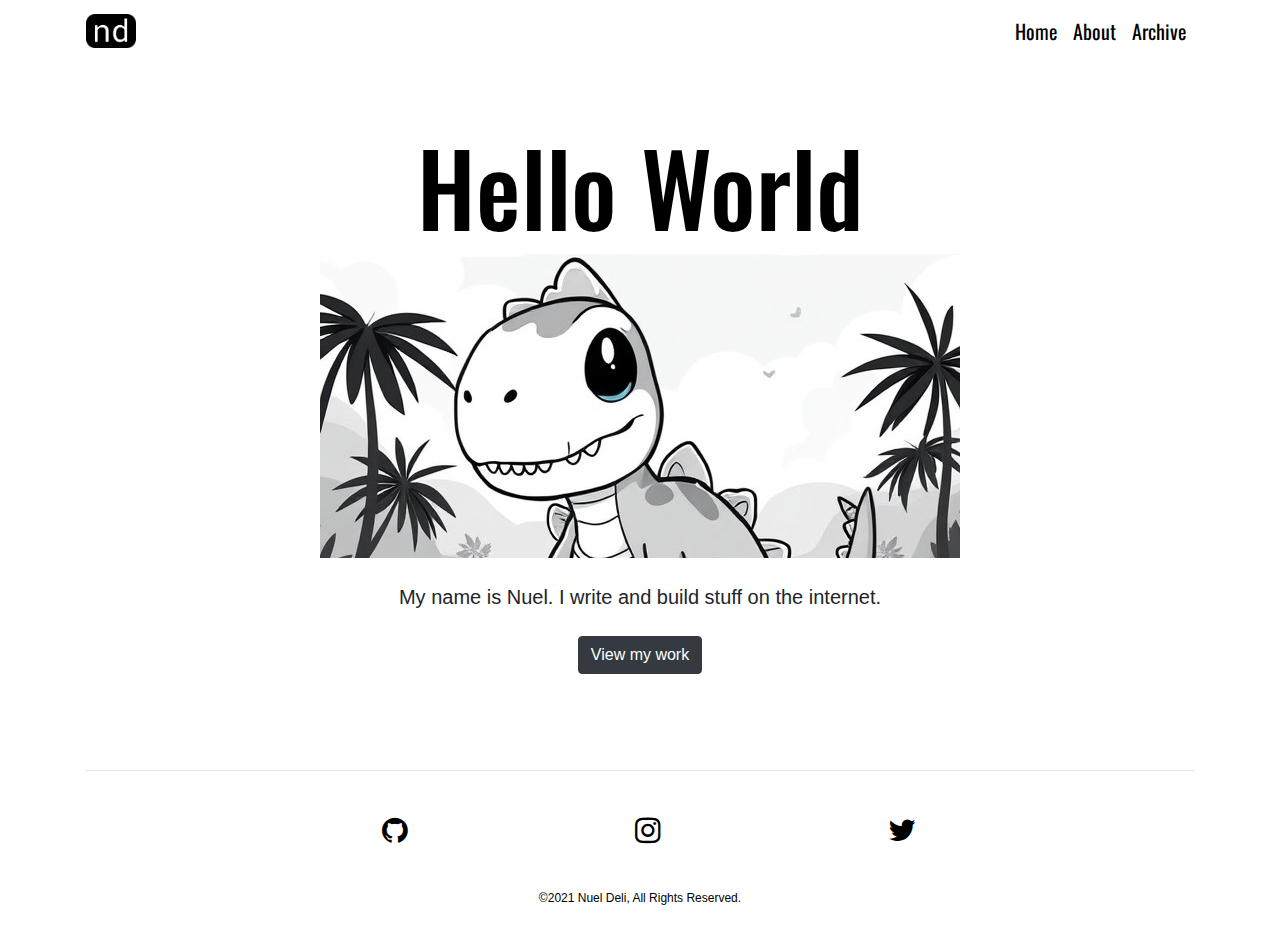
<file: index.html>
<!DOCTYPE html>
<html lang="en" dir="ltr">
<head>
	<meta charset="utf-8">
	<meta name="viewport" content="width=device-width, initial-scale=1.0">
	<meta http-equiv="X-UA-Compatible" content="IE=edge">
	<meta name="descriptions" content="">
	<meta name="keywords" content="">
	<link rel="stylesheet" href="https://stackpath.bootstrapcdn.com/bootstrap/4.3.1/css/bootstrap.min.css" integrity="sha384-ggOyR0iXCbMQv3Xipma34MD+dH/1fQ784/j6cY/iJTQUOhcWr7x9JvoRxT2MZw1T" crossorigin="anonymous">
	<link rel="preconnect" href="https://fonts.gstatic.com">
	<!-- Google font -->
	<link href="https://fonts.googleapis.com/css?family=Oswald|Quattrocento" rel="stylesheet">
	<!-- End google font -->
	<!-- Icon -->
	<link rel="stylesheet" href="https://cdnjs.cloudflare.com/ajax/libs/font-awesome/4.7.0/css/font-awesome.min.css">
	<!-- End icon -->
	<link rel="icon" href="path/to/favicon.ico">
	<link rel="stylesheet" type="text/css" href="css/main.css"> <!-- Updated with direct path -->
	<title>ND</title>
</head>
<body>
	<nav class="navbar container navbar-expand-lg navbar-custom">
		<a class="navbar-brand" id="navbar-name" href="index.html">
			<img class="navbar-logo-img" src="img/nd-logo.png"> <!-- Updated with direct path -->
		</a>
		<button class="navbar-toggler" type="button" data-toggle="collapse" data-target="#navbarNav" aria-controls="navbarNav" aria-expanded="false" aria-label="Toggle navigation">
			<span class="navbar-toggler-icon"></span>
		</button>
		<div class="collapse navbar-collapse" id="navbarNav">
			<ul class="navbar-nav ml-auto">
				<li class="nav-item">
					<a class="nav-link" href="index.html">Home</a>
				</li>
				<li class="nav-item">
					<a class="nav-link" href="about.html">About</a>
				</li>
				<li class="nav-item">
					<a class="nav-link" href="index-blog.html">Archive</a>
				</li>
			</ul>
		</div>
	</nav>

	<div class="container">
		<div class="jumbotron jumbotron-fluid text-center">
			<h1>Hello World</h1>
			<img src="img/hero-image.jpg" alt="Hero Image" class="img-fluid mb-4" style="max-width: 100%; height: auto;">
			<p class="custom-div mb-4">My name is Nuel. I write and build stuff on the internet.</p>
			<a href="index-blog.html">
				<button class="btn btn-dark">View my work</button>
			</a>
		</div>
		<hr>
	</div>

	<footer class="footer text-center p-2">
		<div class="custom-div row mb-4">
			<div class="col-4">
				<a class="fa fa-github" href="https://github.com/nueldeli" target="_blank"></a>
			</div>
			<div class="col-4">
				<a class="fa fa-instagram" href="#"></a>
			</div>
			<div class="col-4">
				<a class="fa fa-twitter" href="#"></a>
			</div>
		</div>
		<p>&copy;2021 Nuel Deli, All Rights Reserved.</p> 
	</footer>
	<script src="https://code.jquery.com/jquery-3.3.1.slim.min.js" integrity="sha384-q8i/X+965DzO0rT7abK41JStQIAqVgRVzpbzo5smXKp4YfRvH+8abtTE1Pi6jizo" crossorigin="anonymous"></script>
	<script src="https://cdnjs.cloudflare.com/ajax/libs/popper.js/1.14.7/umd/popper.min.js" integrity="sha384-UO2eT0CpHqdSJQ6hJty5KVphtPhzWj9WO1clHTMGa3JDZwrnQq4sF86dIHNDz0W1" crossorigin="anonymous"></script>
	<script src="https://stackpath.bootstrapcdn.com/bootstrap/4.3.1/js/bootstrap.min.js" integrity="sha384-JjSmVgyd0p3pXB1rRibZUAYoIIy6OrQ6VrjIEaFf/nJGzIxFDsf4x0xIM+B07jRM" crossorigin="anonymous"></script>
</body>
</html>
</file>
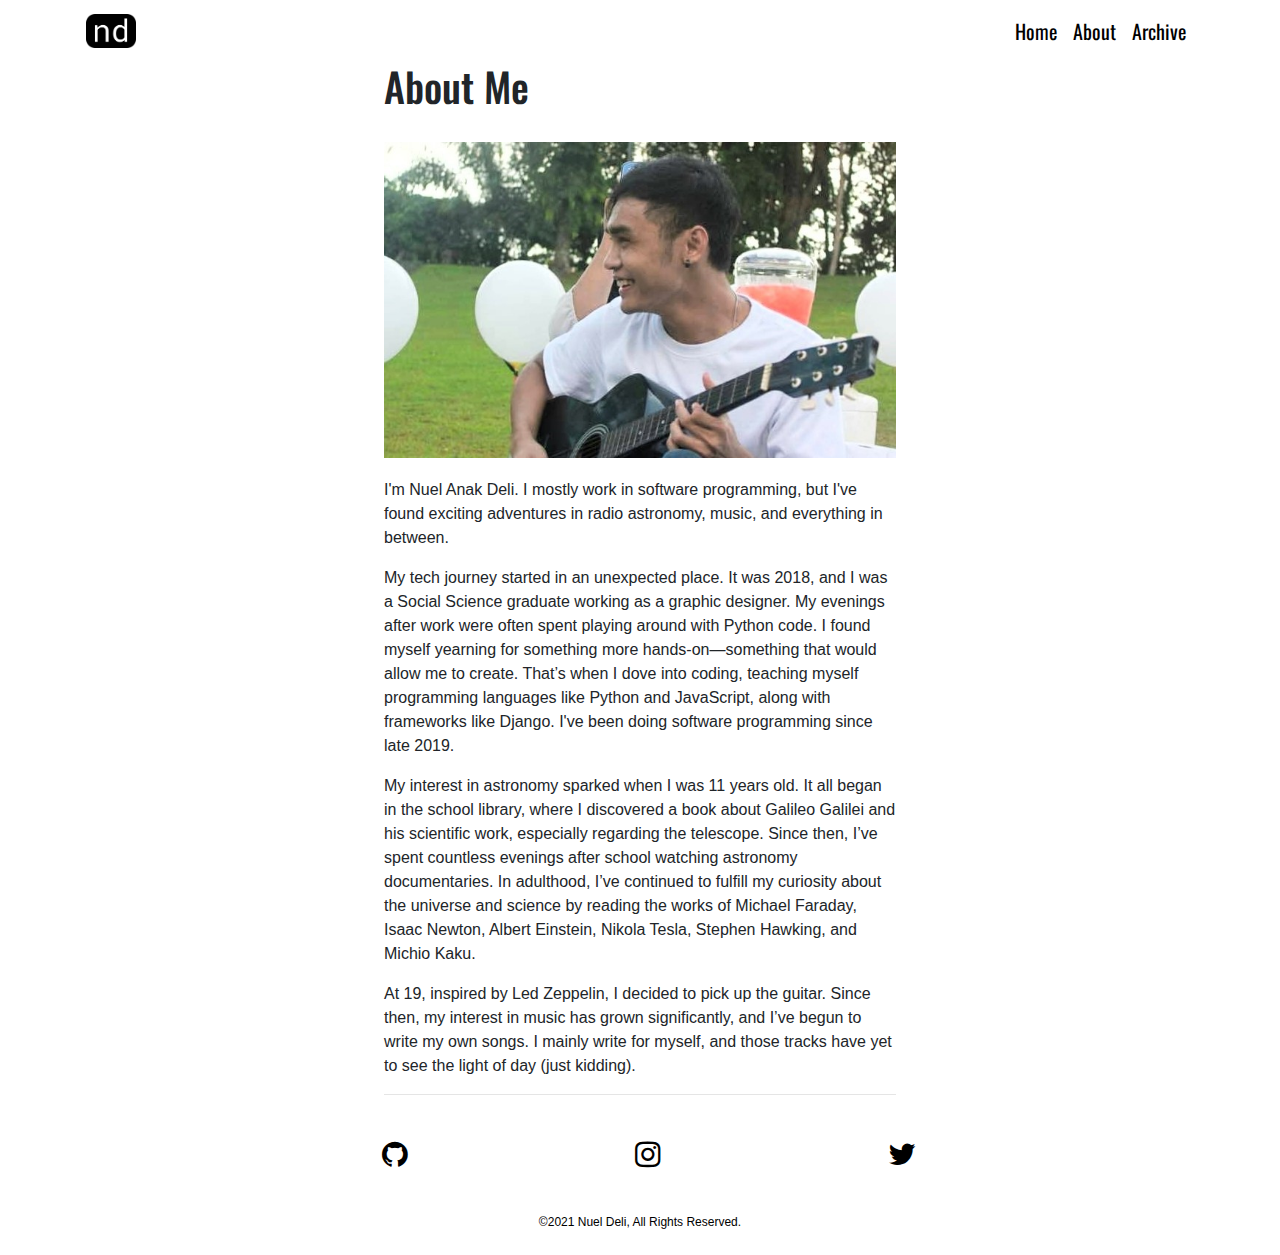
<file: about.html>
<!DOCTYPE html>
<html lang="en" dir="ltr">
<head>
	<meta charset="utf-8">
	<meta name="viewport" content="width=device-width, initial-scale=1.0">
	<meta http-equiv="X-UA-Compatible" content="IE=edge">
	<meta name="descriptions" content="">
	<meta name="keywords" content="">
	<link rel="stylesheet" href="https://stackpath.bootstrapcdn.com/bootstrap/4.3.1/css/bootstrap.min.css" integrity="sha384-ggOyR0iXCbMQv3Xipma34MD+dH/1fQ784/j6cY/iJTQUOhcWr7x9JvoRxT2MZw1T" crossorigin="anonymous">
	<link rel="preconnect" href="https://fonts.gstatic.com">
	<!-- Google font -->
	<link href="https://fonts.googleapis.com/css?family=Oswald|Quattrocento" rel="stylesheet">
	<!-- End google font -->
	<!-- Icon -->
	<link rel="stylesheet" href="https://cdnjs.cloudflare.com/ajax/libs/font-awesome/4.7.0/css/font-awesome.min.css">
	<!-- End icon -->
	<link rel="icon" href="path/to/favicon.ico">
	<link rel="stylesheet" type="text/css" href="css/main.css"> <!-- Updated with direct path -->
	<title>ND</title>
</head>
<body>

	<nav class="navbar container navbar-expand-lg navbar-custom">
		<a class="navbar-brand" id="navbar-name" href="index.html">
			<img class="navbar-logo-img" src="img/nd-logo.png"> <!-- Updated with direct path -->
		</a>
		<button class="navbar-toggler" type="button" data-toggle="collapse" data-target="#navbarNav" aria-controls="navbarNav" aria-expanded="false" aria-label="Toggle navigation">
			<span class="navbar-toggler-icon"></span>
		</button>
		<div class="collapse navbar-collapse" id="navbarNav">
			<ul class="navbar-nav ml-auto">
				<li class="nav-item">
					<a class="nav-link" href="index.html">Home</a>
				</li>
				<li class="nav-item">
					<a class="nav-link" href="about.html">About</a>
				</li>
				<li class="nav-item">
					<a class="nav-link" href="index-blog.html">Archive</a>
				</li>
			</ul>
		</div>
	</nav>

	<div class="custom-div-small"> <!-- Added text-center class for centering -->
	    <h1>About Me</h1>
	    <br>
	    <img class="img-fluid" src="img/about-me.jpg" alt="About Me" style="max-width: 100%; height: auto; margin-bottom: 20px;"> <!-- Added alt text for accessibility -->
	    <br>
	    <p>I'm Nuel Anak Deli. I mostly work in software programming, but I've found exciting adventures in radio astronomy, music, and everything in between.</p> 

	    <p>My tech journey started in an unexpected place. It was 2018, and I was a Social Science graduate working as a graphic designer. My evenings after work were often spent playing around with Python code. I found myself yearning for something more hands-on—something that would allow me to create. That’s when I dove into coding, teaching myself programming languages like Python and JavaScript, along with frameworks like Django. I've been doing software programming since late 2019.</p> 

	    <p>My interest in astronomy sparked when I was 11 years old. It all began in the school library, where I discovered a book about Galileo Galilei and his scientific work, especially regarding the telescope. Since then, I’ve spent countless evenings after school watching astronomy documentaries. In adulthood, I’ve continued to fulfill my curiosity about the universe and science by reading the works of Michael Faraday, Isaac Newton, Albert Einstein, Nikola Tesla, Stephen Hawking, and Michio Kaku.</p> 

	    <p>At 19, inspired by Led Zeppelin, I decided to pick up the guitar. Since then, my interest in music has grown significantly, and I’ve begun to write my own songs. I mainly write for myself, and those tracks have yet to see the light of day (just kidding).</p>

	    <hr>
	</div>


	<footer class="footer text-center p-2">
		<div class="custom-div row mb-4">
			<div class="col-4">
				<a class="fa fa-github" href="https://github.com/nueldeli" target="_blank"></a>
			</div>
			<div class="col-4">
				<a class="fa fa-instagram" href="#"></a>
			</div>
			<div class="col-4">
				<a class="fa fa-twitter" href="#"></a>
			</div>
		</div>
		<p>&copy;2021 Nuel Deli, All Rights Reserved.</p> 
	</footer>

	<script src="https://code.jquery.com/jquery-3.3.1.slim.min.js" integrity="sha384-q8i/X+965DzO0rT7abK41JStQIAqVgRVzpbzo5smXKp4YfRvH+8abtTE1Pi6jizo" crossorigin="anonymous"></script>
	<script src="https://cdnjs.cloudflare.com/ajax/libs/popper.js/1.14.7/umd/popper.min.js" integrity="sha384-UO2eT0CpHqdSJQ6hJty5KVphtPhzWj9WO1clHTMGa3JDZwrnQq4sF86dIHNDz0W1" crossorigin="anonymous"></script>
	<script src="https://stackpath.bootstrapcdn.com/bootstrap/4.3.1/js/bootstrap.min.js" integrity="sha384-JjSmVgyd0p3pXB1rRibZUAYoIIy6OrQ6VrjIEaFf/nJGzIxFDsf4x0xIM+B07jRM" crossorigin="anonymous"></script>
</body>
</html>
</file>
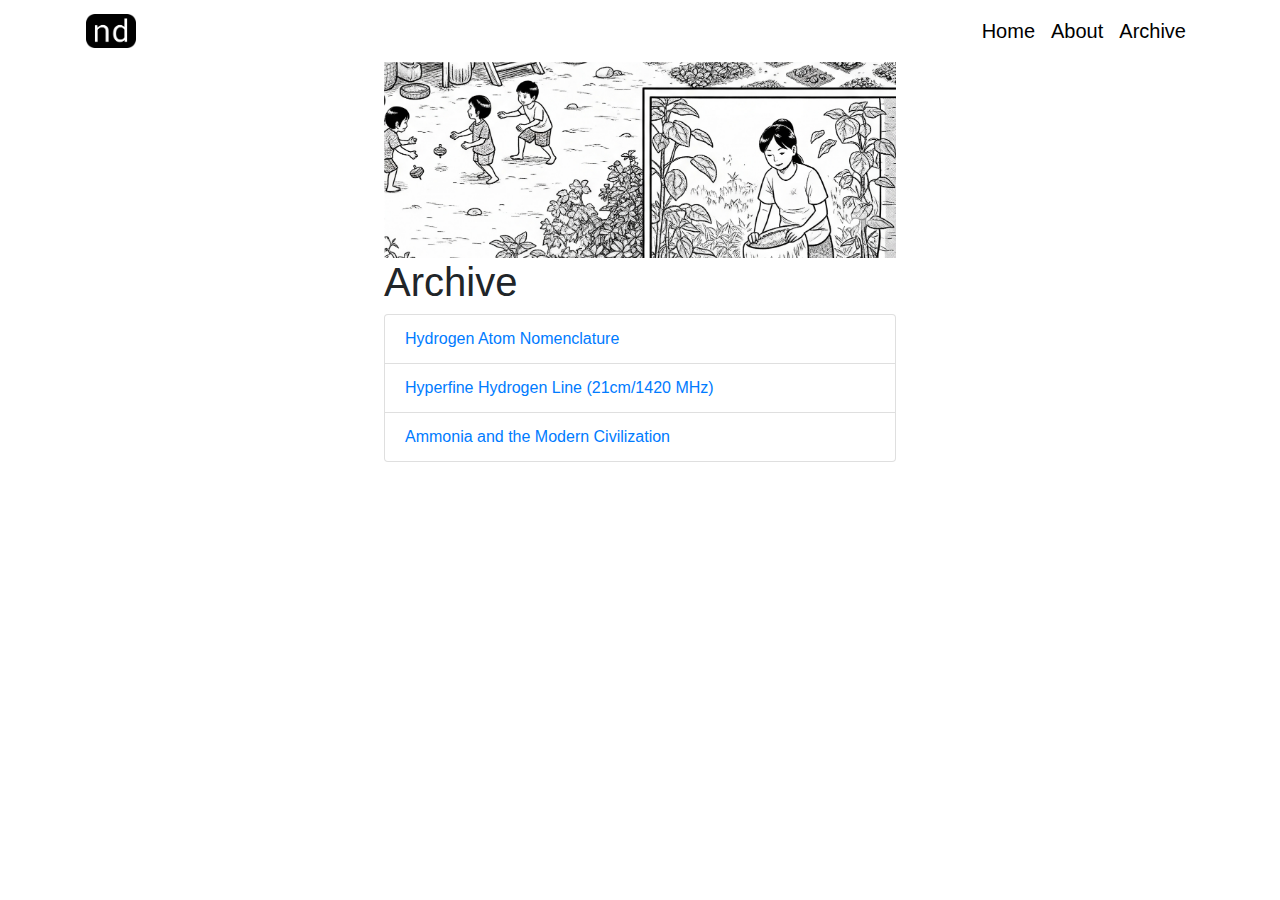
<file: archive.html>
<!DOCTYPE html>
<html lang="en" dir="ltr">
<head>
	<meta charset="utf-8">
	<meta name="viewport" content="width=device-width, initial-scale=1.0">
	<meta http-equiv="X-UA-Compatible" content="IE=edge">
	<meta name="descriptions" content="">
	<meta name="keywords" content="">
	<link rel="stylesheet" href="https://stackpath.bootstrapcdn.com/bootstrap/4.3.1/css/bootstrap.min.css" integrity="sha384-ggOyR0iXCbMQv3Xipma34MD+dH/1fQ784/j6cY/iJTQUOhcWr7x9JvoRxT2MZw1T" crossorigin="anonymous">
	<link rel="preconnect" href="https://fonts.gstatic.com">
	<!-- Google font -->
	<!-- <link href="https://fonts.googleapis.com/css?family=Oswald|Quattrocento" rel="stylesheet"> -->
	<link href="https://fonts.googleapis.com/css2?family=IBM+Plex+Sans:ital,wght@0,100..700;1,100..700&family=Merriweather:ital,opsz,wght@0,18..144,300..900;1,18..144,300..900&display=swap" rel="stylesheet">
	<!-- End google font -->
	<!-- Icon -->
	<link rel="stylesheet" href="https://cdnjs.cloudflare.com/ajax/libs/font-awesome/4.7.0/css/font-awesome.min.css">
	<!-- End icon -->
	<link rel="icon" href="path/to/favicon.ico">
	<link rel="stylesheet" type="text/css" href="css/main.css"> <!-- Updated with direct path -->
	<title>ND</title>
</head>
<body>
	<nav class="navbar container navbar-expand-lg navbar-custom">
		<a class="navbar-brand" id="navbar-name" href="index.html">
			<img class="navbar-logo-img" src="img/nd-logo.png"> <!-- Updated with direct path -->
		</a>
		<button class="navbar-toggler" type="button" data-toggle="collapse" data-target="#navbarNav" aria-controls="navbarNav" aria-expanded="false" aria-label="Toggle navigation">
			<span class="navbar-toggler-icon"></span>
		</button>
		<div class="collapse navbar-collapse" id="navbarNav">
			<ul class="navbar-nav ml-auto">
				<li class="nav-item">
					<a class="nav-link" href="index.html">Home</a>
				</li>
				<li class="nav-item">
					<a class="nav-link" href="about.html">About</a>
				</li>
				<li class="nav-item">
					<a class="nav-link" href="archive.html">Archive</a>
				</li>
			</ul>
		</div>
	</nav>

	<div class="custom-div-small">
		<img src="img/image6.png" alt="Hero Image" class="img-fluid" style="max-width: 100%; height: auto;">
	    <h1>Archive</h1>
	    <div class="">
	        <ul class="list-group">
	        	<li class="list-group-item"><a href="../posts/hydrogen-atom-nomenclature.html">Hydrogen Atom Nomenclature</a></li>
	            <li class="list-group-item"><a href="../posts/hyperfine-hydrogen-line.html">Hyperfine Hydrogen Line (21cm/1420 MHz)</a></li>
	            <li class="list-group-item"><a href="../posts/ammonia-modern-civilization.html">Ammonia and the Modern Civilization</a></li>
	        </ul>
	    </div>
	</div>

	<script src="https://code.jquery.com/jquery-3.3.1.slim.min.js" integrity="sha384-q8i/X+965DzO0rT7abK41JStQIAqVgRVzpbzo5smXKp4YfRvH+8abtTE1Pi6jizo" crossorigin="anonymous"></script>
	<script src="https://cdnjs.cloudflare.com/ajax/libs/popper.js/1.14.7/umd/popper.min.js" integrity="sha384-UO2eT0CpHqdSJQ6hJty5KVphtPhzWj9WO1clHTMGa3JDZwrnQq4sF86dIHNDz0W1" crossorigin="anonymous"></script>
	<script src="https://stackpath.bootstrapcdn.com/bootstrap/4.3.1/js/bootstrap.min.js" integrity="sha384-JjSmVgyd0p3pXB1rRibZUAYoIIy6OrQ6VrjIEaFf/nJGzIxFDsf4x0xIM+B07jRM" crossorigin="anonymous"></script>
</body>
</html>
</file>
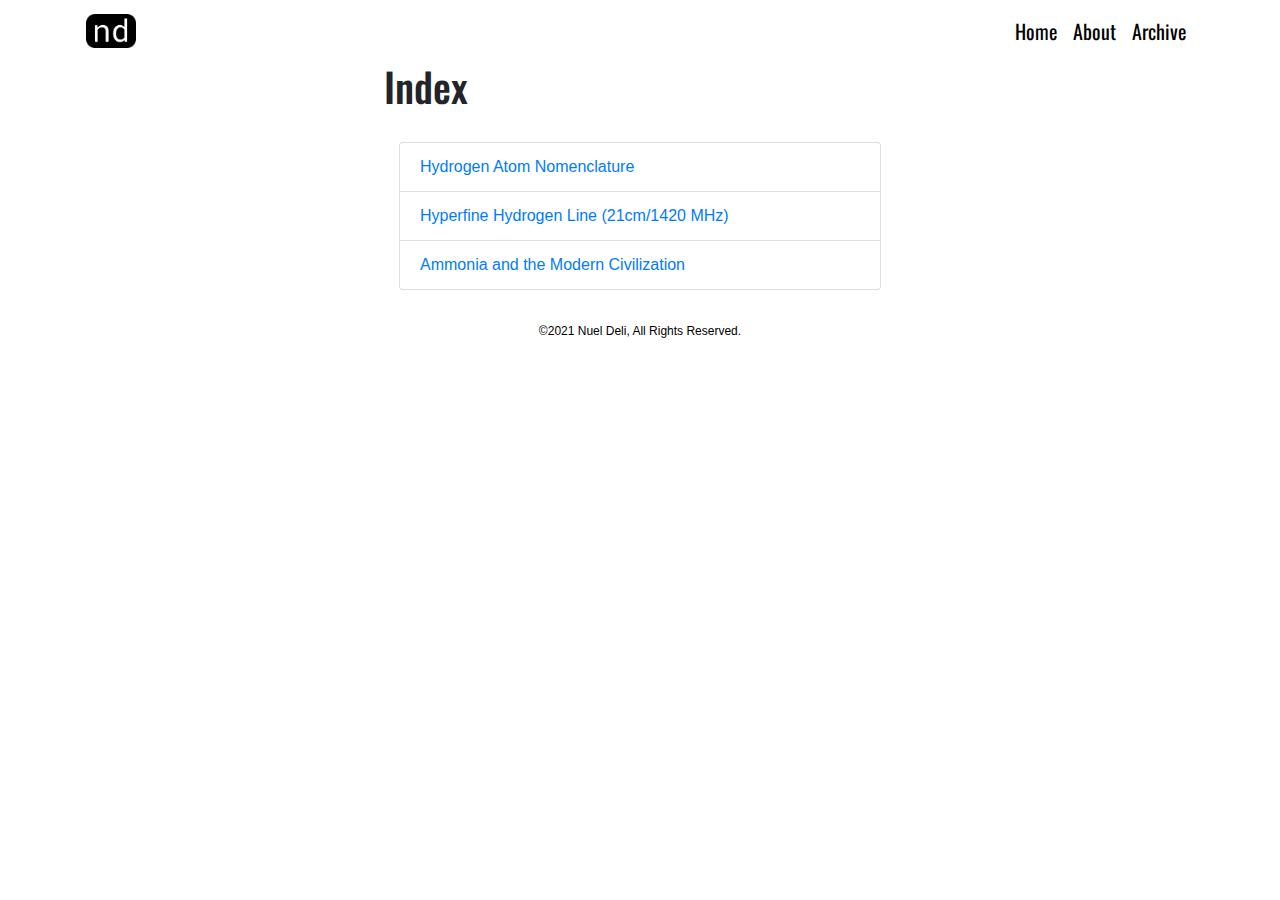
<file: index-blog.html>
<!DOCTYPE html>
<html lang="en" dir="ltr">
<head>
	<meta charset="utf-8">
	<meta name="viewport" content="width=device-width, initial-scale=1.0">
	<meta http-equiv="X-UA-Compatible" content="IE=edge">
	<meta name="descriptions" content="">
	<meta name="keywords" content="">
	<link rel="stylesheet" href="https://stackpath.bootstrapcdn.com/bootstrap/4.3.1/css/bootstrap.min.css" integrity="sha384-ggOyR0iXCbMQv3Xipma34MD+dH/1fQ784/j6cY/iJTQUOhcWr7x9JvoRxT2MZw1T" crossorigin="anonymous">
	<link rel="preconnect" href="https://fonts.gstatic.com">
	<!-- Google font -->
	<link href="https://fonts.googleapis.com/css?family=Oswald|Quattrocento" rel="stylesheet">
	<!-- End google font -->
	<!-- Icon -->
	<link rel="stylesheet" href="https://cdnjs.cloudflare.com/ajax/libs/font-awesome/4.7.0/css/font-awesome.min.css">
	<!-- End icon -->
	<link rel="icon" href="path/to/favicon.ico">
	<link rel="stylesheet" type="text/css" href="css/main.css"> <!-- Updated with direct path -->
	<title>ND</title>
</head>
<body>

	<nav class="navbar container navbar-expand-lg navbar-custom">
		<a class="navbar-brand" id="navbar-name" href="index.html">
			<img class="navbar-logo-img" src="img/nd-logo.png"> <!-- Updated with direct path -->
		</a>
		<button class="navbar-toggler" type="button" data-toggle="collapse" data-target="#navbarNav" aria-controls="navbarNav" aria-expanded="false" aria-label="Toggle navigation">
			<span class="navbar-toggler-icon"></span>
		</button>
		<div class="collapse navbar-collapse" id="navbarNav">
			<ul class="navbar-nav ml-auto">
				<li class="nav-item">
					<a class="nav-link" href="index.html">Home</a>
				</li>
				<li class="nav-item">
					<a class="nav-link" href="about.html">About</a>
				</li>
				<li class="nav-item">
					<a class="nav-link" href="index-blog.html">Archive</a>
				</li>
			</ul>
		</div>
	</nav>

	<div class="custom-div-small"> <!-- Added text-center class for centering -->
	    <h1>Index</h1>
	    <br>
	    <div class="container">
	        <ul class="list-group">
	        	<li class="list-group-item"><a href="posts/hydrogen-atom-nomenclature.html">Hydrogen Atom Nomenclature</a></li>
	            <li class="list-group-item"><a href="posts/hyperfine-hydrogen-line.html">Hyperfine Hydrogen Line (21cm/1420 MHz)</a></li>
	            <li class="list-group-item"><a href="posts/ammonia-modern-civilization.html">Ammonia and the Modern Civilization</a></li>
	        </ul>
	    </div>
	</div>

	<br>
	<footer class="footer text-center p-2">
		<p>&copy;2021 Nuel Deli, All Rights Reserved.</p> 
	</footer>

	<script src="https://code.jquery.com/jquery-3.3.1.slim.min.js" integrity="sha384-q8i/X+965DzO0rT7abK41JStQIAqVgRVzpbzo5smXKp4YfRvH+8abtTE1Pi6jizo" crossorigin="anonymous"></script>
	<script src="https://cdnjs.cloudflare.com/ajax/libs/popper.js/1.14.7/umd/popper.min.js" integrity="sha384-UO2eT0CpHqdSJQ6hJty5KVphtPhzWj9WO1clHTMGa3JDZwrnQq4sF86dIHNDz0W1" crossorigin="anonymous"></script>
	<script src="https://stackpath.bootstrapcdn.com/bootstrap/4.3.1/js/bootstrap.min.js" integrity="sha384-JjSmVgyd0p3pXB1rRibZUAYoIIy6OrQ6VrjIEaFf/nJGzIxFDsf4x0xIM+B07jRM" crossorigin="anonymous"></script>
</body>
</html>
</file>
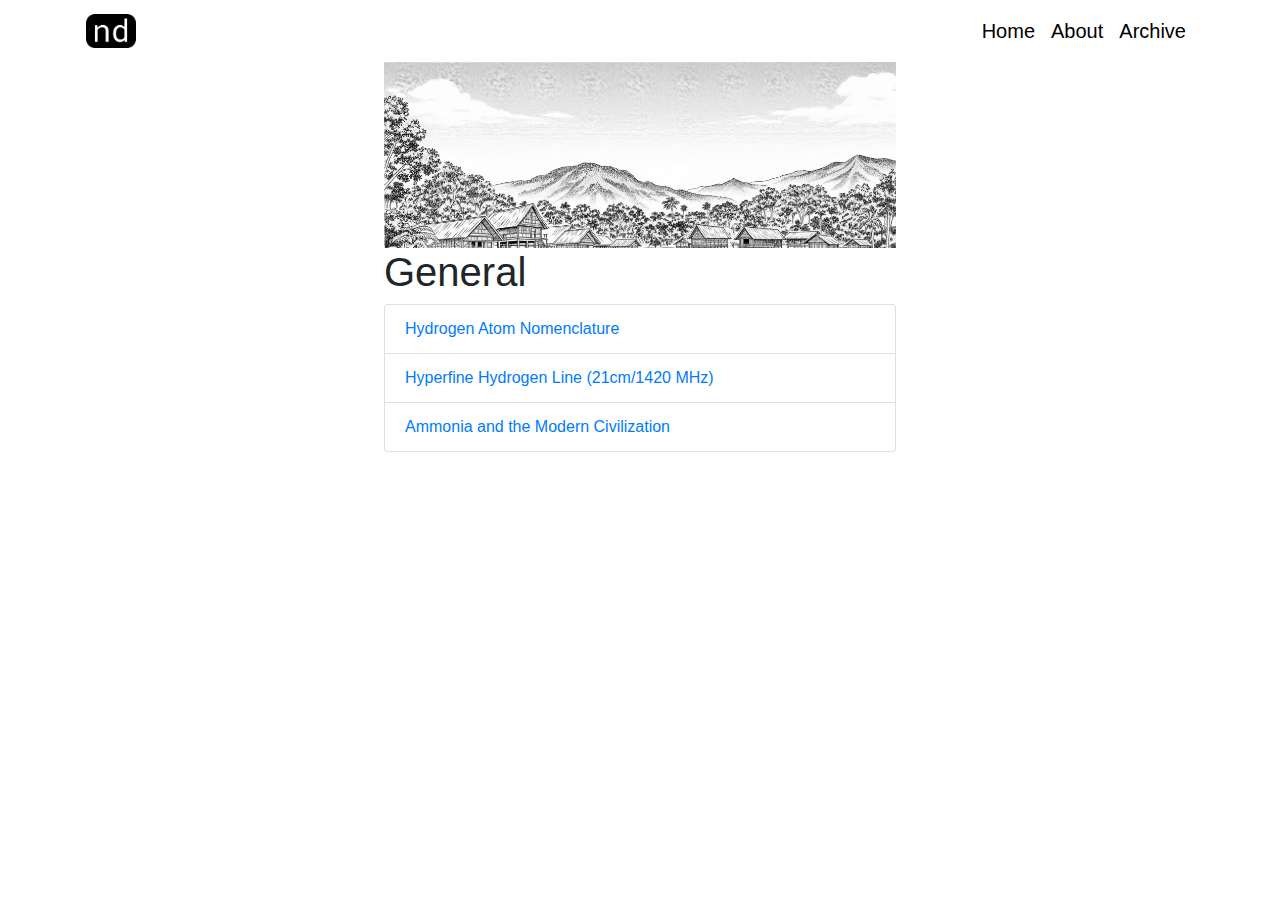
<file: category/general.html>
<!DOCTYPE html>
<html lang="en" dir="ltr">
<head>
	<meta charset="utf-8">
	<meta name="viewport" content="width=device-width, initial-scale=1.0">
	<meta http-equiv="X-UA-Compatible" content="IE=edge">
	<meta name="descriptions" content="">
	<meta name="keywords" content="">
	<link rel="stylesheet" href="https://stackpath.bootstrapcdn.com/bootstrap/4.3.1/css/bootstrap.min.css" integrity="sha384-ggOyR0iXCbMQv3Xipma34MD+dH/1fQ784/j6cY/iJTQUOhcWr7x9JvoRxT2MZw1T" crossorigin="anonymous">
	<link rel="preconnect" href="https://fonts.gstatic.com">
	<!-- Google font -->
	<!-- <link href="https://fonts.googleapis.com/css?family=Oswald|Quattrocento" rel="stylesheet"> -->
	<link href="https://fonts.googleapis.com/css2?family=IBM+Plex+Sans:ital,wght@0,100..700;1,100..700&family=Merriweather:ital,opsz,wght@0,18..144,300..900;1,18..144,300..900&display=swap" rel="stylesheet">
	<!-- End google font -->
	<!-- Icon -->
	<link rel="stylesheet" href="https://cdnjs.cloudflare.com/ajax/libs/font-awesome/4.7.0/css/font-awesome.min.css">
	<!-- End icon -->
	<link rel="icon" href="path/to/favicon.ico">
	<link rel="stylesheet" type="text/css" href="../css/main.css"> <!-- Updated with direct path -->
	<title>ND</title>
</head>
<body>

	<nav class="navbar container navbar-expand-lg navbar-custom">
		<a class="navbar-brand" id="navbar-name" href="../index.html">
			<img class="navbar-logo-img" src="../img/nd-logo.png"> <!-- Updated with direct path -->
		</a>
		<button class="navbar-toggler" type="button" data-toggle="collapse" data-target="#navbarNav" aria-controls="navbarNav" aria-expanded="false" aria-label="Toggle navigation">
			<span class="navbar-toggler-icon"></span>
		</button>
		<div class="collapse navbar-collapse" id="navbarNav">
			<ul class="navbar-nav ml-auto">
				<li class="nav-item">
					<a class="nav-link" href="../index.html">Home</a>
				</li>
				<li class="nav-item">
					<a class="nav-link" href="../about.html">About</a>
				</li>
				<li class="nav-item">
					<a class="nav-link" href="../archive.html">Archive</a>
				</li>
			</ul>
		</div>
	</nav>

	<div class="custom-div-small">
		<img src="../img/image5.png" alt="Hero Image" class="img-fluid" style="max-width: 100%; height: auto;">
	    <h1>General</h1>
	    <div class="">
	        <ul class="list-group">
	        	<li class="list-group-item"><a href="../posts/hydrogen-atom-nomenclature.html">Hydrogen Atom Nomenclature</a></li>
	            <li class="list-group-item"><a href="../posts/hyperfine-hydrogen-line.html">Hyperfine Hydrogen Line (21cm/1420 MHz)</a></li>
	            <li class="list-group-item"><a href="../posts/ammonia-modern-civilization.html">Ammonia and the Modern Civilization</a></li>
	        </ul>
	    </div>
	</div>

	<script src="https://code.jquery.com/jquery-3.3.1.slim.min.js" integrity="sha384-q8i/X+965DzO0rT7abK41JStQIAqVgRVzpbzo5smXKp4YfRvH+8abtTE1Pi6jizo" crossorigin="anonymous"></script>
	<script src="https://cdnjs.cloudflare.com/ajax/libs/popper.js/1.14.7/umd/popper.min.js" integrity="sha384-UO2eT0CpHqdSJQ6hJty5KVphtPhzWj9WO1clHTMGa3JDZwrnQq4sF86dIHNDz0W1" crossorigin="anonymous"></script>
	<script src="https://stackpath.bootstrapcdn.com/bootstrap/4.3.1/js/bootstrap.min.js" integrity="sha384-JjSmVgyd0p3pXB1rRibZUAYoIIy6OrQ6VrjIEaFf/nJGzIxFDsf4x0xIM+B07jRM" crossorigin="anonymous"></script>
</body>
</html>
</file>
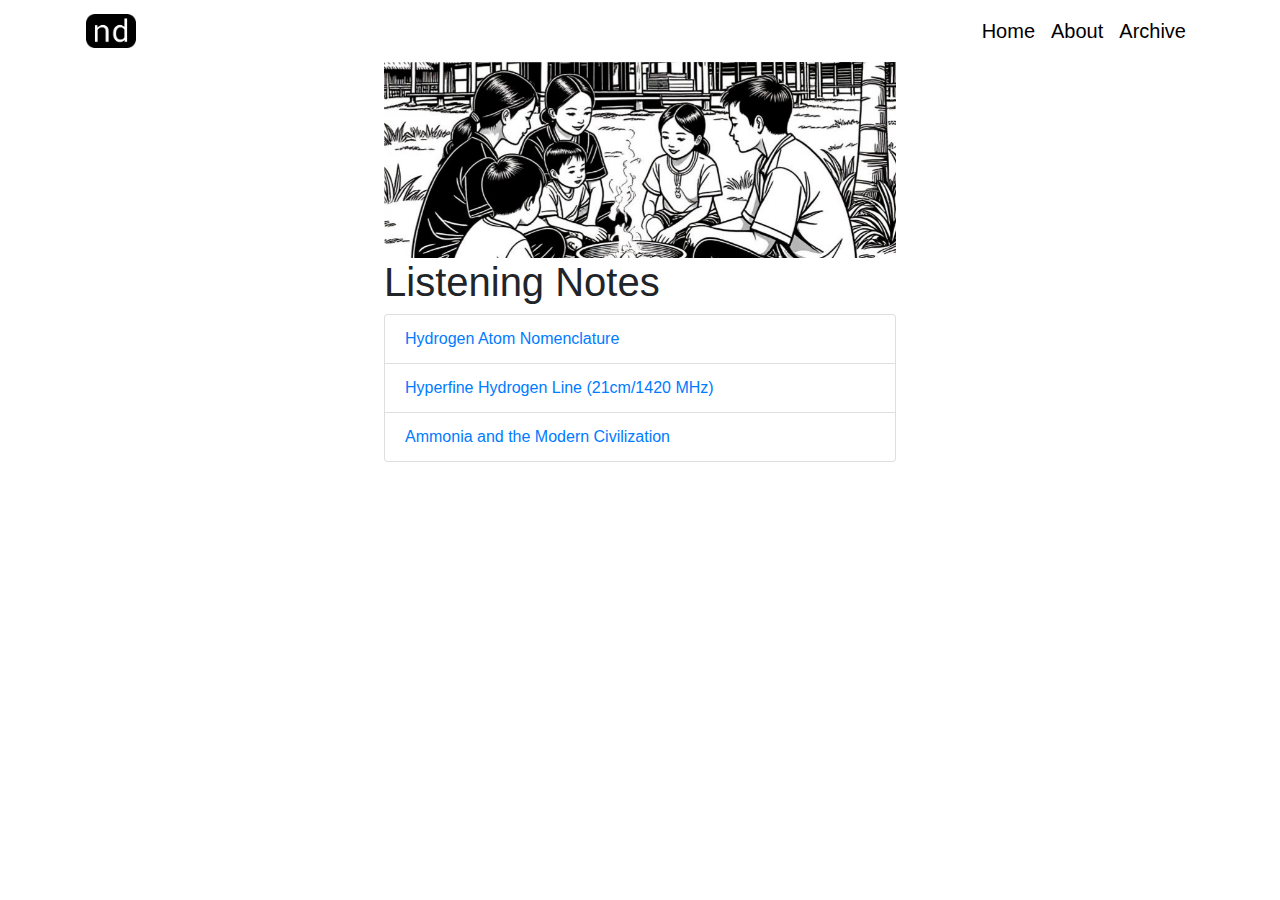
<file: category/listening.html>
<!DOCTYPE html>
<html lang="en" dir="ltr">
<head>
	<meta charset="utf-8">
	<meta name="viewport" content="width=device-width, initial-scale=1.0">
	<meta http-equiv="X-UA-Compatible" content="IE=edge">
	<meta name="descriptions" content="">
	<meta name="keywords" content="">
	<link rel="stylesheet" href="https://stackpath.bootstrapcdn.com/bootstrap/4.3.1/css/bootstrap.min.css" integrity="sha384-ggOyR0iXCbMQv3Xipma34MD+dH/1fQ784/j6cY/iJTQUOhcWr7x9JvoRxT2MZw1T" crossorigin="anonymous">
	<link rel="preconnect" href="https://fonts.gstatic.com">
	<!-- Google font -->
	<!-- <link href="https://fonts.googleapis.com/css?family=Oswald|Quattrocento" rel="stylesheet"> -->
	<link href="https://fonts.googleapis.com/css2?family=IBM+Plex+Sans:ital,wght@0,100..700;1,100..700&family=Merriweather:ital,opsz,wght@0,18..144,300..900;1,18..144,300..900&display=swap" rel="stylesheet">
	<!-- End google font -->
	<!-- Icon -->
	<link rel="stylesheet" href="https://cdnjs.cloudflare.com/ajax/libs/font-awesome/4.7.0/css/font-awesome.min.css">
	<!-- End icon -->
	<link rel="icon" href="path/to/favicon.ico">
	<link rel="stylesheet" type="text/css" href="../css/main.css"> <!-- Updated with direct path -->
	<title>ND</title>
</head>
<body>

	<nav class="navbar container navbar-expand-lg navbar-custom">
		<a class="navbar-brand" id="navbar-name" href="../index.html">
			<img class="navbar-logo-img" src="../img/nd-logo.png"> <!-- Updated with direct path -->
		</a>
		<button class="navbar-toggler" type="button" data-toggle="collapse" data-target="#navbarNav" aria-controls="navbarNav" aria-expanded="false" aria-label="Toggle navigation">
			<span class="navbar-toggler-icon"></span>
		</button>
		<div class="collapse navbar-collapse" id="navbarNav">
			<ul class="navbar-nav ml-auto">
				<li class="nav-item">
					<a class="nav-link" href="../index.html">Home</a>
				</li>
				<li class="nav-item">
					<a class="nav-link" href="../about.html">About</a>
				</li>
				<li class="nav-item">
					<a class="nav-link" href="../archive.html">Archive</a>
				</li>
			</ul>
		</div>
	</nav>

	<div class="custom-div-small">
		<img src="../img/image4.png" alt="Hero Image" class="img-fluid" style="max-width: 100%; height: auto;">
	    <h1>Listening Notes</h1>
	    <div class="">
	        <ul class="list-group">
	        	<li class="list-group-item"><a href="../posts/hydrogen-atom-nomenclature.html">Hydrogen Atom Nomenclature</a></li>
	            <li class="list-group-item"><a href="../posts/hyperfine-hydrogen-line.html">Hyperfine Hydrogen Line (21cm/1420 MHz)</a></li>
	            <li class="list-group-item"><a href="../posts/ammonia-modern-civilization.html">Ammonia and the Modern Civilization</a></li>
	        </ul>
	    </div>
	</div>

	<script src="https://code.jquery.com/jquery-3.3.1.slim.min.js" integrity="sha384-q8i/X+965DzO0rT7abK41JStQIAqVgRVzpbzo5smXKp4YfRvH+8abtTE1Pi6jizo" crossorigin="anonymous"></script>
	<script src="https://cdnjs.cloudflare.com/ajax/libs/popper.js/1.14.7/umd/popper.min.js" integrity="sha384-UO2eT0CpHqdSJQ6hJty5KVphtPhzWj9WO1clHTMGa3JDZwrnQq4sF86dIHNDz0W1" crossorigin="anonymous"></script>
	<script src="https://stackpath.bootstrapcdn.com/bootstrap/4.3.1/js/bootstrap.min.js" integrity="sha384-JjSmVgyd0p3pXB1rRibZUAYoIIy6OrQ6VrjIEaFf/nJGzIxFDsf4x0xIM+B07jRM" crossorigin="anonymous"></script>
</body>
</html>
</file>
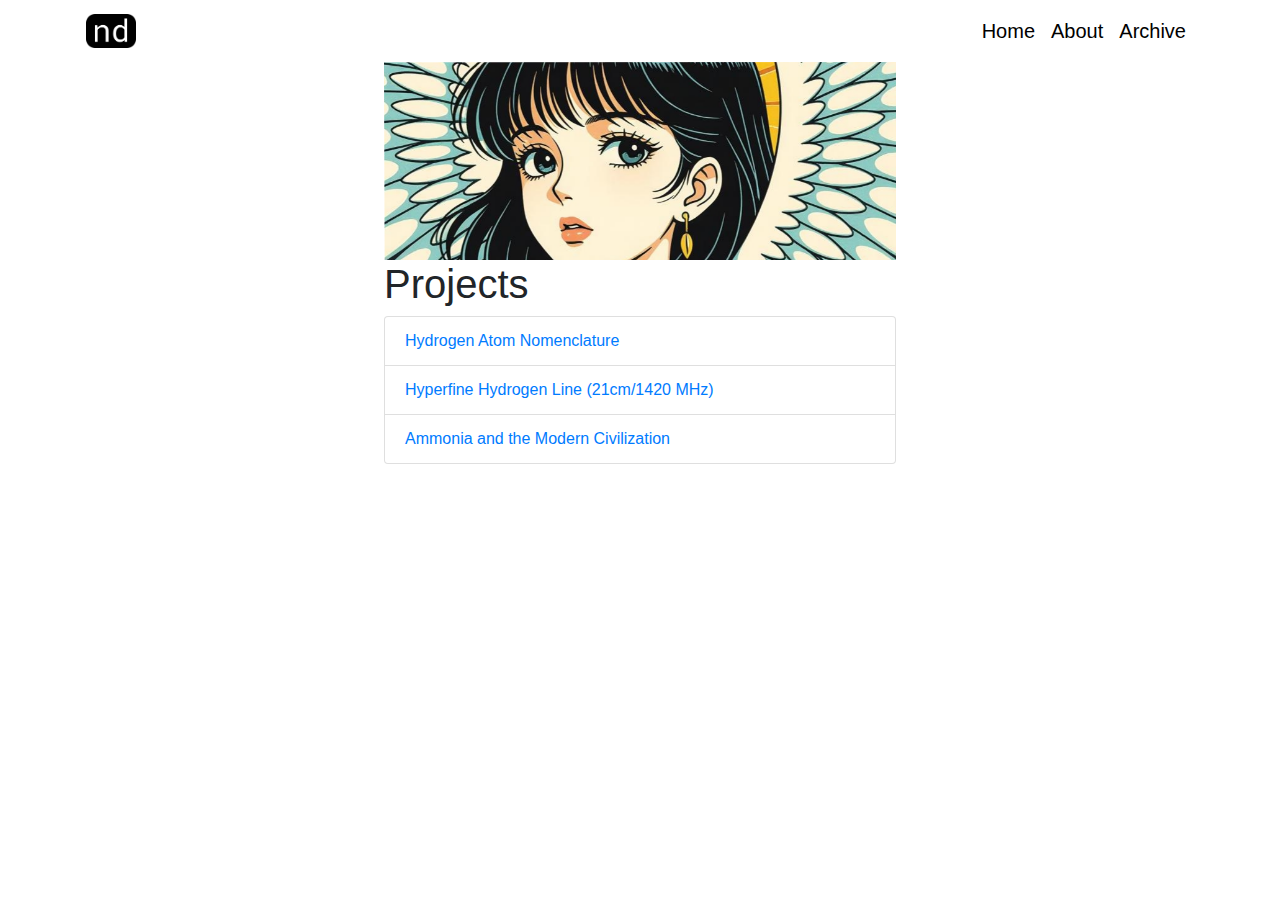
<file: category/projects.html>
<!DOCTYPE html>
<html lang="en" dir="ltr">
<head>
	<meta charset="utf-8">
	<meta name="viewport" content="width=device-width, initial-scale=1.0">
	<meta http-equiv="X-UA-Compatible" content="IE=edge">
	<meta name="descriptions" content="">
	<meta name="keywords" content="">
	<link rel="stylesheet" href="https://stackpath.bootstrapcdn.com/bootstrap/4.3.1/css/bootstrap.min.css" integrity="sha384-ggOyR0iXCbMQv3Xipma34MD+dH/1fQ784/j6cY/iJTQUOhcWr7x9JvoRxT2MZw1T" crossorigin="anonymous">
	<link rel="preconnect" href="https://fonts.gstatic.com">
	<!-- Google font -->
	<!-- <link href="https://fonts.googleapis.com/css?family=Oswald|Quattrocento" rel="stylesheet"> -->
	<link href="https://fonts.googleapis.com/css2?family=IBM+Plex+Sans:ital,wght@0,100..700;1,100..700&family=Merriweather:ital,opsz,wght@0,18..144,300..900;1,18..144,300..900&display=swap" rel="stylesheet">
	<!-- End google font -->
	<!-- Icon -->
	<link rel="stylesheet" href="https://cdnjs.cloudflare.com/ajax/libs/font-awesome/4.7.0/css/font-awesome.min.css">
	<!-- End icon -->
	<link rel="icon" href="path/to/favicon.ico">
	<link rel="stylesheet" type="text/css" href="../css/main.css"> <!-- Updated with direct path -->
	<title>ND</title>
</head>
<body>

	<nav class="navbar container navbar-expand-lg navbar-custom">
		<a class="navbar-brand" id="navbar-name" href="../index.html">
			<img class="navbar-logo-img" src="../img/nd-logo.png"> <!-- Updated with direct path -->
		</a>
		<button class="navbar-toggler" type="button" data-toggle="collapse" data-target="#navbarNav" aria-controls="navbarNav" aria-expanded="false" aria-label="Toggle navigation">
			<span class="navbar-toggler-icon"></span>
		</button>
		<div class="collapse navbar-collapse" id="navbarNav">
			<ul class="navbar-nav ml-auto">
				<li class="nav-item">
					<a class="nav-link" href="../index.html">Home</a>
				</li>
				<li class="nav-item">
					<a class="nav-link" href="../about.html">About</a>
				</li>
				<li class="nav-item">
					<a class="nav-link" href="../archive.html">Archive</a>
				</li>
			</ul>
		</div>
	</nav>

	<div class="custom-div-small">
		<img src="../img/image3.png" alt="Hero Image" class="img-fluid" style="max-width: 100%; height: auto;">
	    <h1>Projects</h1>
	    <div class="">
	        <ul class="list-group">
	        	<li class="list-group-item"><a href="../posts/hydrogen-atom-nomenclature.html">Hydrogen Atom Nomenclature</a></li>
	            <li class="list-group-item"><a href="../posts/hyperfine-hydrogen-line.html">Hyperfine Hydrogen Line (21cm/1420 MHz)</a></li>
	            <li class="list-group-item"><a href="../posts/ammonia-modern-civilization.html">Ammonia and the Modern Civilization</a></li>
	        </ul>
	    </div>
	</div>

	<script src="https://code.jquery.com/jquery-3.3.1.slim.min.js" integrity="sha384-q8i/X+965DzO0rT7abK41JStQIAqVgRVzpbzo5smXKp4YfRvH+8abtTE1Pi6jizo" crossorigin="anonymous"></script>
	<script src="https://cdnjs.cloudflare.com/ajax/libs/popper.js/1.14.7/umd/popper.min.js" integrity="sha384-UO2eT0CpHqdSJQ6hJty5KVphtPhzWj9WO1clHTMGa3JDZwrnQq4sF86dIHNDz0W1" crossorigin="anonymous"></script>
	<script src="https://stackpath.bootstrapcdn.com/bootstrap/4.3.1/js/bootstrap.min.js" integrity="sha384-JjSmVgyd0p3pXB1rRibZUAYoIIy6OrQ6VrjIEaFf/nJGzIxFDsf4x0xIM+B07jRM" crossorigin="anonymous"></script>
</body>
</html>
</file>
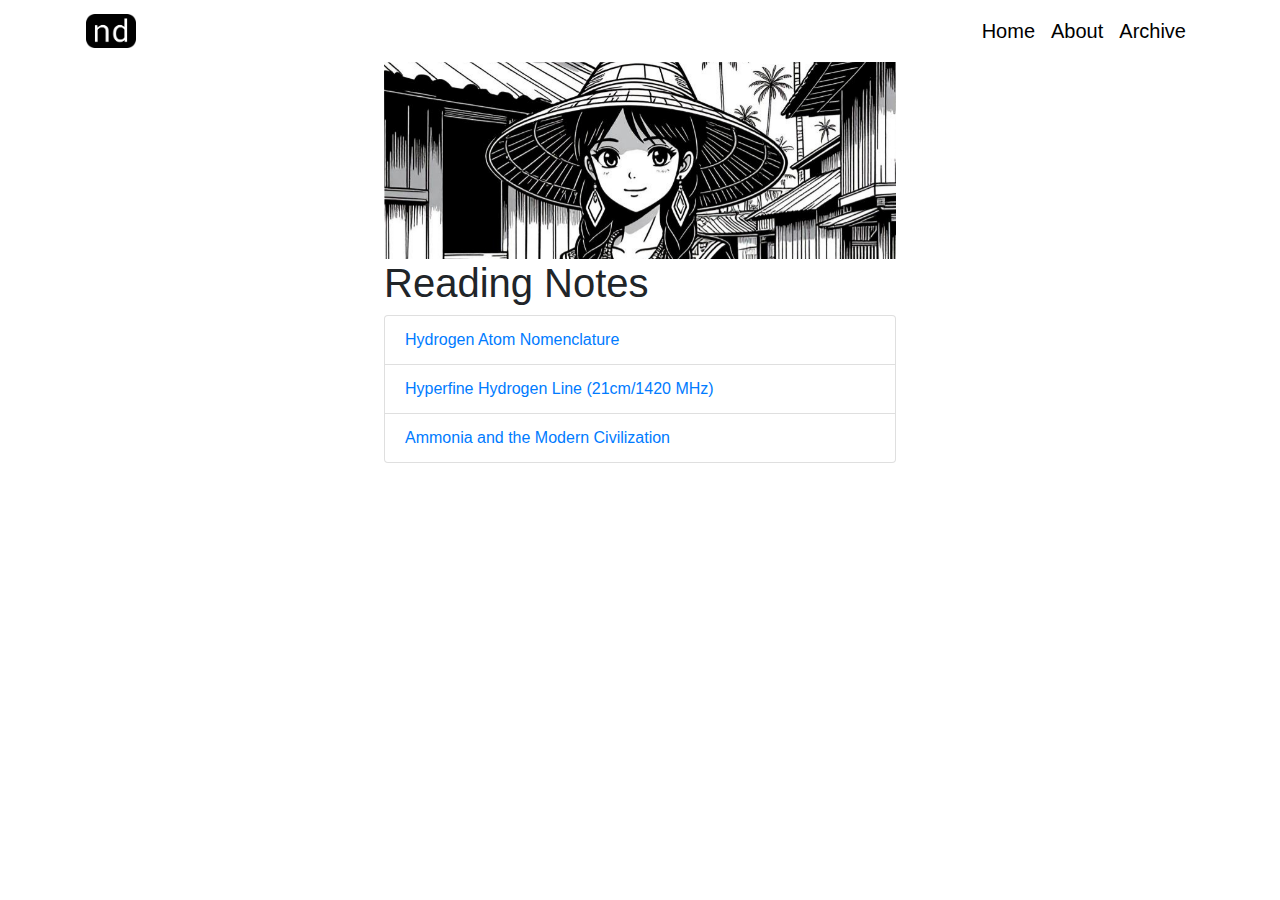
<file: category/reading.html>
<!DOCTYPE html>
<html lang="en" dir="ltr">
<head>
	<meta charset="utf-8">
	<meta name="viewport" content="width=device-width, initial-scale=1.0">
	<meta http-equiv="X-UA-Compatible" content="IE=edge">
	<meta name="descriptions" content="">
	<meta name="keywords" content="">
	<link rel="stylesheet" href="https://stackpath.bootstrapcdn.com/bootstrap/4.3.1/css/bootstrap.min.css" integrity="sha384-ggOyR0iXCbMQv3Xipma34MD+dH/1fQ784/j6cY/iJTQUOhcWr7x9JvoRxT2MZw1T" crossorigin="anonymous">
	<link rel="preconnect" href="https://fonts.gstatic.com">
	<!-- Google font -->
	<!-- <link href="https://fonts.googleapis.com/css?family=Oswald|Quattrocento" rel="stylesheet"> -->
	<link href="https://fonts.googleapis.com/css2?family=IBM+Plex+Sans:ital,wght@0,100..700;1,100..700&family=Merriweather:ital,opsz,wght@0,18..144,300..900;1,18..144,300..900&display=swap" rel="stylesheet">
	<!-- End google font -->
	<!-- Icon -->
	<link rel="stylesheet" href="https://cdnjs.cloudflare.com/ajax/libs/font-awesome/4.7.0/css/font-awesome.min.css">
	<!-- End icon -->
	<link rel="icon" href="path/to/favicon.ico">
	<link rel="stylesheet" type="text/css" href="../css/main.css"> <!-- Updated with direct path -->
	<title>ND</title>
</head>
<body>

	<nav class="navbar container navbar-expand-lg navbar-custom">
		<a class="navbar-brand" id="navbar-name" href="../index.html">
			<img class="navbar-logo-img" src="../img/nd-logo.png"> <!-- Updated with direct path -->
		</a>
		<button class="navbar-toggler" type="button" data-toggle="collapse" data-target="#navbarNav" aria-controls="navbarNav" aria-expanded="false" aria-label="Toggle navigation">
			<span class="navbar-toggler-icon"></span>
		</button>
		<div class="collapse navbar-collapse" id="navbarNav">
			<ul class="navbar-nav ml-auto">
				<li class="nav-item">
					<a class="nav-link" href="../index.html">Home</a>
				</li>
				<li class="nav-item">
					<a class="nav-link" href="../about.html">About</a>
				</li>
				<li class="nav-item">
					<a class="nav-link" href="../archive.html">Archive</a>
				</li>
			</ul>
		</div>
	</nav>

	<div class="custom-div-small">
		<img src="../img/image2.png" alt="Hero Image" class="img-fluid" style="max-width: 100%; height: auto;">
	    <h1>Reading Notes</h1>
	    <div class="">
	        <ul class="list-group">
	        	<li class="list-group-item"><a href="../posts/hydrogen-atom-nomenclature.html">Hydrogen Atom Nomenclature</a></li>
	            <li class="list-group-item"><a href="../posts/hyperfine-hydrogen-line.html">Hyperfine Hydrogen Line (21cm/1420 MHz)</a></li>
	            <li class="list-group-item"><a href="../posts/ammonia-modern-civilization.html">Ammonia and the Modern Civilization</a></li>
	        </ul>
	    </div>
	</div>

	<script src="https://code.jquery.com/jquery-3.3.1.slim.min.js" integrity="sha384-q8i/X+965DzO0rT7abK41JStQIAqVgRVzpbzo5smXKp4YfRvH+8abtTE1Pi6jizo" crossorigin="anonymous"></script>
	<script src="https://cdnjs.cloudflare.com/ajax/libs/popper.js/1.14.7/umd/popper.min.js" integrity="sha384-UO2eT0CpHqdSJQ6hJty5KVphtPhzWj9WO1clHTMGa3JDZwrnQq4sF86dIHNDz0W1" crossorigin="anonymous"></script>
	<script src="https://stackpath.bootstrapcdn.com/bootstrap/4.3.1/js/bootstrap.min.js" integrity="sha384-JjSmVgyd0p3pXB1rRibZUAYoIIy6OrQ6VrjIEaFf/nJGzIxFDsf4x0xIM+B07jRM" crossorigin="anonymous"></script>
</body>
</html>
</file>
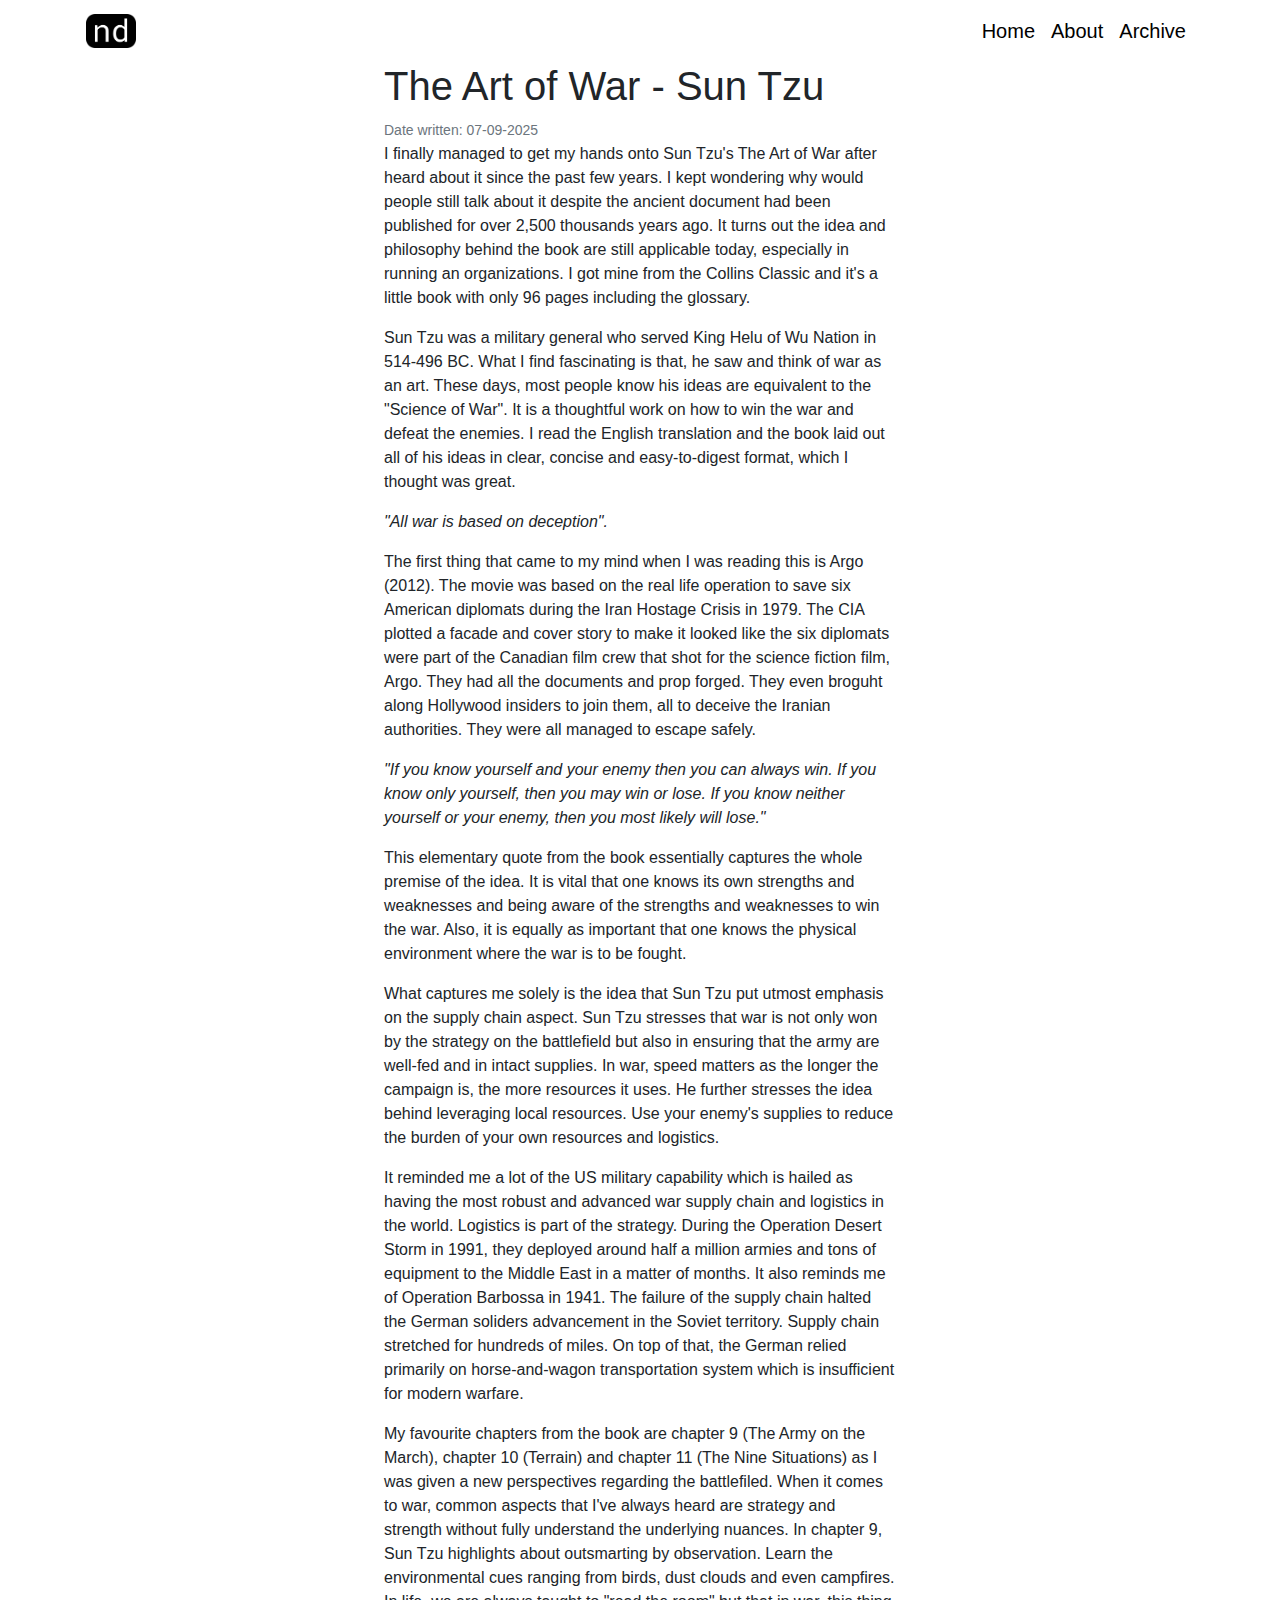
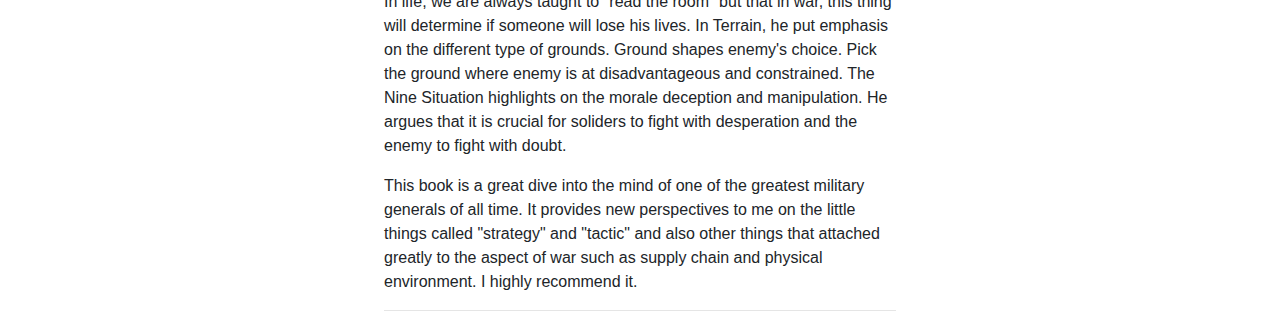
<file: posts/sun-tzu-art-of-war.html>
<!DOCTYPE html>
<html lang="en" dir="ltr">
<head>
	<meta charset="utf-8">
	<meta name="viewport" content="width=device-width, initial-scale=1.0">
	<meta http-equiv="X-UA-Compatible" content="IE=edge">
	<meta name="descriptions" content="">
	<meta name="keywords" content="">
	<link rel="stylesheet" href="https://stackpath.bootstrapcdn.com/bootstrap/4.3.1/css/bootstrap.min.css" integrity="sha384-ggOyR0iXCbMQv3Xipma34MD+dH/1fQ784/j6cY/iJTQUOhcWr7x9JvoRxT2MZw1T" crossorigin="anonymous">
	<link rel="preconnect" href="https://fonts.gstatic.com">
	<!-- Google font -->
	<!-- <link href="https://fonts.googleapis.com/css?family=Oswald|Quattrocento" rel="stylesheet"> -->
	<link href="https://fonts.googleapis.com/css2?family=IBM+Plex+Sans:ital,wght@0,100..700;1,100..700&family=Merriweather:ital,opsz,wght@0,18..144,300..900;1,18..144,300..900&display=swap" rel="stylesheet">
	<!-- End google font -->
	<!-- Icon -->
	<link rel="stylesheet" href="https://cdnjs.cloudflare.com/ajax/libs/font-awesome/4.7.0/css/font-awesome.min.css">
	<!-- End icon -->
	<link rel="icon" href="path/to/favicon.ico">
	<link rel="stylesheet" type="text/css" href="../css/main.css"> <!-- Updated with direct path -->
	<title>ND</title>
</head>
<body>

	<nav class="navbar container navbar-expand-lg navbar-custom">
		<a class="navbar-brand" id="navbar-name" href="../index.html">
			<img class="navbar-logo-img" src="../img/nd-logo.png"> <!-- Updated with direct path -->
		</a>
		<button class="navbar-toggler" type="button" data-toggle="collapse" data-target="#navbarNav" aria-controls="navbarNav" aria-expanded="false" aria-label="Toggle navigation">
			<span class="navbar-toggler-icon"></span>
		</button>
		<div class="collapse navbar-collapse" id="navbarNav">
			<ul class="navbar-nav ml-auto">
				<li class="nav-item">
					<a class="nav-link" href="../index.html">Home</a>
				</li>
				<li class="nav-item">
					<a class="nav-link" href="../about.html">About</a>
				</li>
				<li class="nav-item">
					<a class="nav-link" href="../archive.html">Archive</a>
				</li>
			</ul>
		</div>
	</nav>

	<div class="custom-div-small"> <!-- Added text-center class for centering -->
	    <h1>The Art of War - Sun Tzu</h1>
	    <small class="text-muted">Date written: 07-09-2025</small>
	    
	    <br>

	    <p>I finally managed to get my hands onto Sun Tzu's The Art of War after heard about it since the past few years. I kept wondering why would people still talk about it despite the ancient document had been published for over 2,500 thousands years ago. It turns out the idea and philosophy behind the book are still applicable today, especially in running an organizations. I got mine from the Collins Classic and it's a little book with only 96 pages including the glossary.</p> 

	    <p>Sun Tzu was a military general who served King Helu of Wu Nation in 514-496 BC. What I find fascinating is that, he saw and think of war as an art. These days, most people know his ideas are equivalent to the "Science of War". It is a thoughtful work on how to win the war and defeat the enemies. I read the English translation and the book laid out all of his ideas in clear, concise and easy-to-digest format, which I thought was great.</p> 

	    <p><i>"All war is based on deception".</i></p> 

	    <p>The first thing that came to my mind when I was reading this is Argo (2012). The movie was based on the real life operation to save six American diplomats during the Iran Hostage Crisis in 1979. The CIA plotted a facade and cover story to make it looked like the six diplomats were part of the Canadian film crew that shot for the science fiction film, Argo. They had all the documents and prop forged. They even broguht along Hollywood insiders to join them, all to deceive the Iranian authorities. They were all managed to escape safely.</p>

	    <p><i>"If you know yourself and your enemy then you can always win. If you know only yourself, then you may win or lose. If you know neither yourself or your enemy, then you most likely will lose."</i></p> 

	    <p>This elementary quote from the book essentially captures the whole premise of the idea. It is vital that one knows its own strengths and weaknesses and being aware of the strengths and weaknesses to win the war. Also, it is equally as important that one knows the physical environment where the war is to be fought. </p>

	    <p>What captures me solely is the idea that Sun Tzu put utmost emphasis on the supply chain aspect. Sun Tzu stresses that war is not only won by the strategy on the battlefield but also in ensuring that the army are well-fed and in intact supplies. In war, speed matters as the longer the campaign is, the more resources it uses. He further stresses the idea behind leveraging local resources. Use your enemy's supplies to reduce the burden of your own resources and logistics. </p>

	    <p>It reminded me a lot of the US military capability which is hailed as having the most robust and advanced war supply chain and logistics in the world. Logistics is part of the strategy. During the Operation Desert Storm in 1991, they deployed around half a million armies and tons of equipment to the Middle East in a matter of months. It also reminds me of Operation Barbossa in 1941. The failure of the supply chain halted the German soliders advancement in the Soviet territory. Supply chain stretched for hundreds of miles. On top of that, the German relied primarily on horse-and-wagon transportation system which is insufficient for modern warfare.</p>

	    <p>My favourite chapters from the book are chapter 9 (The Army on the March), chapter 10 (Terrain) and chapter 11 (The Nine Situations) as I was given a new perspectives regarding the battlefiled. When it comes to war, common aspects that I've always heard are strategy and strength without fully understand the underlying nuances. In chapter 9, Sun Tzu highlights about outsmarting by observation. Learn the environmental cues ranging from birds, dust clouds and even campfires. In life, we are always taught to "read the room" but that in war, this thing will determine if someone will lose his lives. In Terrain, he put emphasis on the different type of grounds. Ground shapes enemy's choice. Pick the ground where enemy is at disadvantageous and constrained. The Nine Situation highlights on the morale deception and manipulation. He argues that it is crucial for soliders to fight with desperation and the enemy to fight with doubt.</p>

	    <p>This book is a great dive into the mind of one of the greatest military generals of all time. It provides new perspectives to me on the little things called "strategy" and "tactic" and also other things that attached greatly to the aspect of war such as supply chain and physical environment. I highly recommend it.</p>

	    <hr>
	</div>

	<script src="https://code.jquery.com/jquery-3.3.1.slim.min.js" integrity="sha384-q8i/X+965DzO0rT7abK41JStQIAqVgRVzpbzo5smXKp4YfRvH+8abtTE1Pi6jizo" crossorigin="anonymous"></script>
	<script src="https://cdnjs.cloudflare.com/ajax/libs/popper.js/1.14.7/umd/popper.min.js" integrity="sha384-UO2eT0CpHqdSJQ6hJty5KVphtPhzWj9WO1clHTMGa3JDZwrnQq4sF86dIHNDz0W1" crossorigin="anonymous"></script>
	<script src="https://stackpath.bootstrapcdn.com/bootstrap/4.3.1/js/bootstrap.min.js" integrity="sha384-JjSmVgyd0p3pXB1rRibZUAYoIIy6OrQ6VrjIEaFf/nJGzIxFDsf4x0xIM+B07jRM" crossorigin="anonymous"></script>
</body>
</html>
</file>
<file: css/main.css>
/* Media query */

@media screen and (max-width:600px){
	.custom-div {
		margin: auto;
		width: 90%
	}

	.custom-div-small {
		margin: auto;
		width: 90%;
	}

	.jumbotron {
		text-align: center;
	}

	.jumbotron h1 {
		font-size: 50px;
		text-align: center;
		color: #000;
	}

	.jumbotron p {
		font-size: 18px;
		text-align: center;
	}
}

@media screen and (min-width: 600px){
	.custom-div {
		margin: auto;
		width: 60%;
	}

	.custom-div-small {
		margin: auto;
		width: 40%;
	}

	.jumbotron {
		text-align: center;
	}


	.jumbotron h1 {
		font-size: 100px;
		color: #000;
	}

	.jumbotron p {
		font-size: 20px;
	}
}
/* End media query */

body {
	/*font-family: 'Quattrocento', serif;*/
	font-family: 'Work Sans', sans-serif;
	font-size: 16px;
}

h1, h2, h3, h4, h5, h6 {
	font-family: 'Oswald', sans-serif;
}

li {
	list-style: none;
}

nav li {
	font-family: 'Oswald', sans-serif;
	font-size: 20px;
}

nav a {
	color: #000;
	text-decoration: none;
}

nav a:hover {
	color: #000;
	opacity: 0.5
}

nav a:hover {
	color: #000;
}

.navbar-custom {
	background-color: transparent;
}

.navbar-toggler {
	border-color: rgba(0,0,0, 1);
}

.navbar-logo-img {
	width: 50px;
}

.jumbotron {
	background-color: transparent !important;
}

.title-label {
	color: #000;
}

.text-label {
	margin: 0;
	line-height: 1.2;
	font-size: 15px;
}

.text-muted {
	font-size: 14px;
}

.text-content img {
	width: 100%;
	height: auto;
	display: block;
}

.hr-line {
	border: none;
	height: 2px;
	background-color: #d3d3d3;
}

.footer {
	background-color: #fff;
	color: #000;
	font-size: 12px;
}

.fa {
  	text-align: center;
  	text-decoration: none;
  	width: 50px;
  	padding: 20px;
  	font-size: 30px;
}

.fa:hover {
	color: #000;
  	text-decoration: none;
  	opacity: 0.5;
}

.fa-github, .fa-instagram, .fa-twitter {
	color: #000;
}

.contact-icon {
	color: #000;
}

.link-color {
	color: #2a9df4;
	text-decoration: underline;
}

.text-desc {
	font-size: 16px;
}

.landing {
	background-image: url(/static/img/landing_img.jpg);
}

.landing-heading {
	color: #fff;
}
</file>
